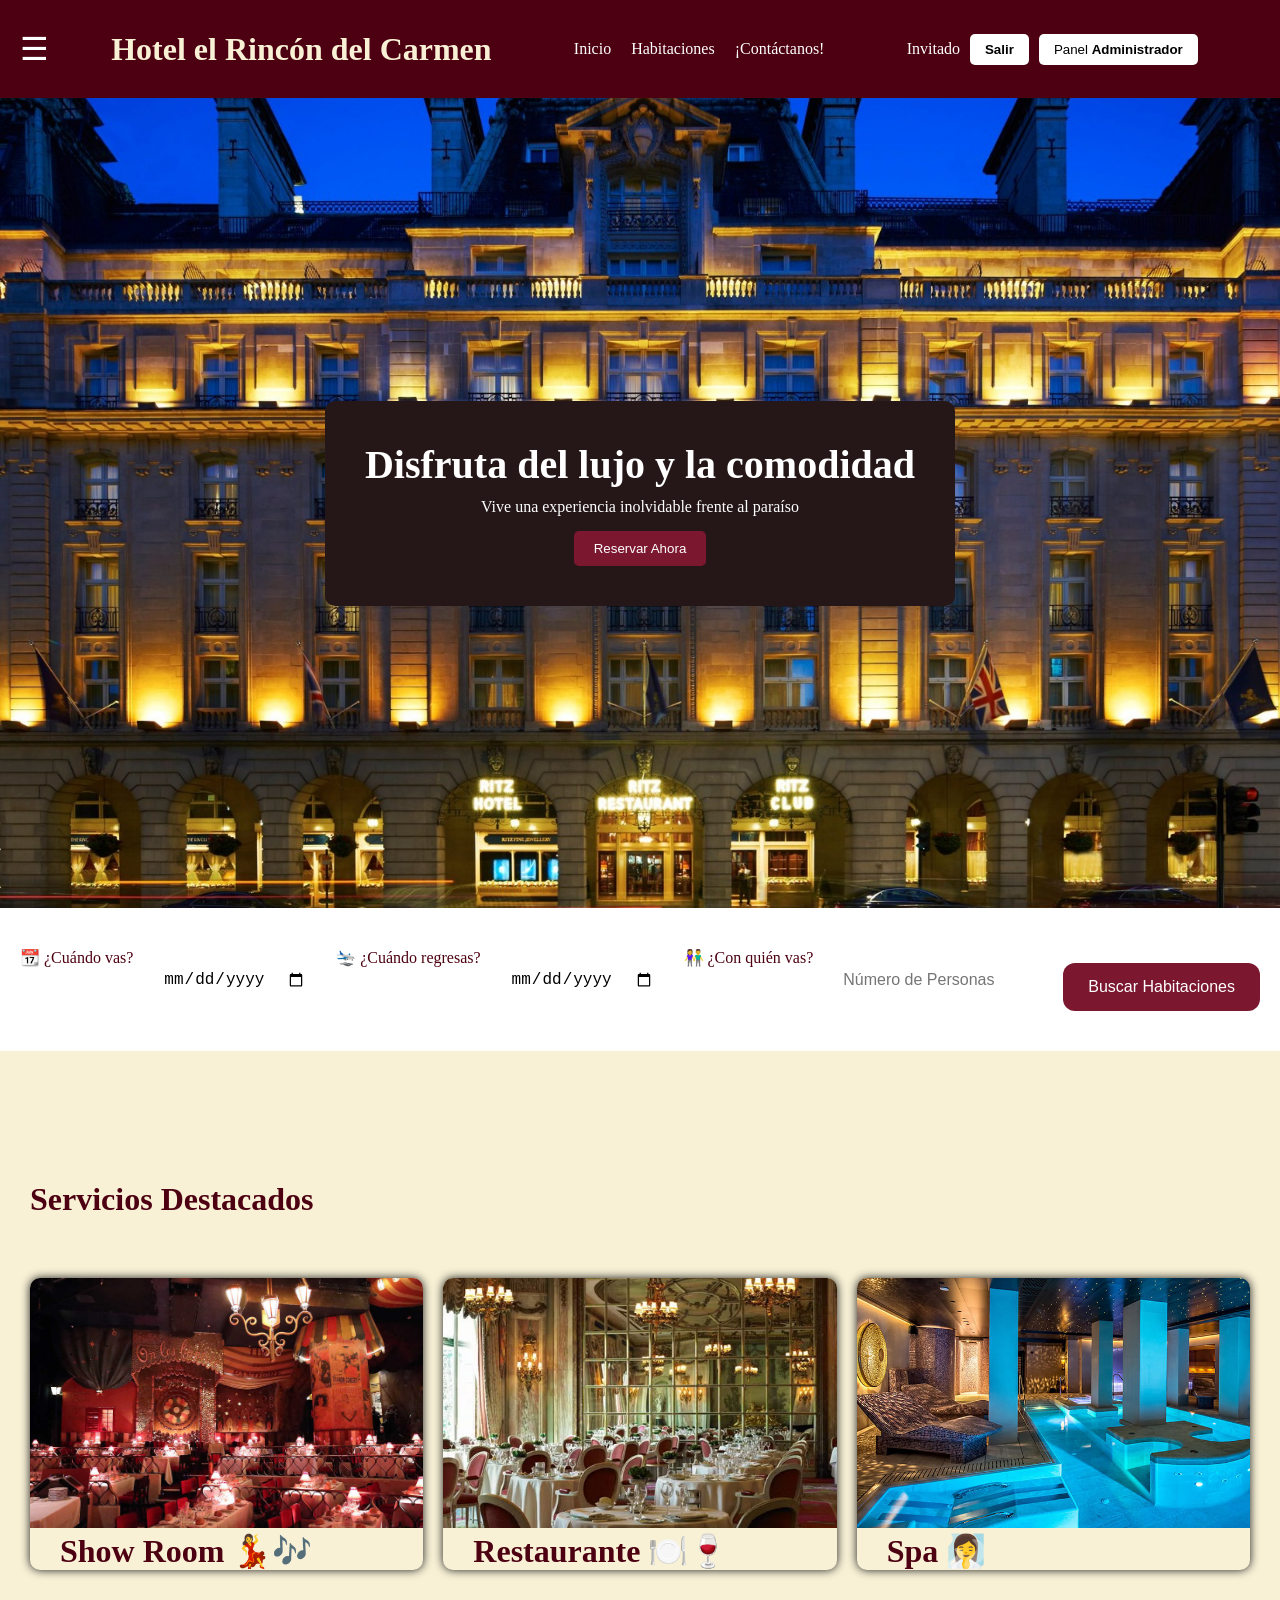
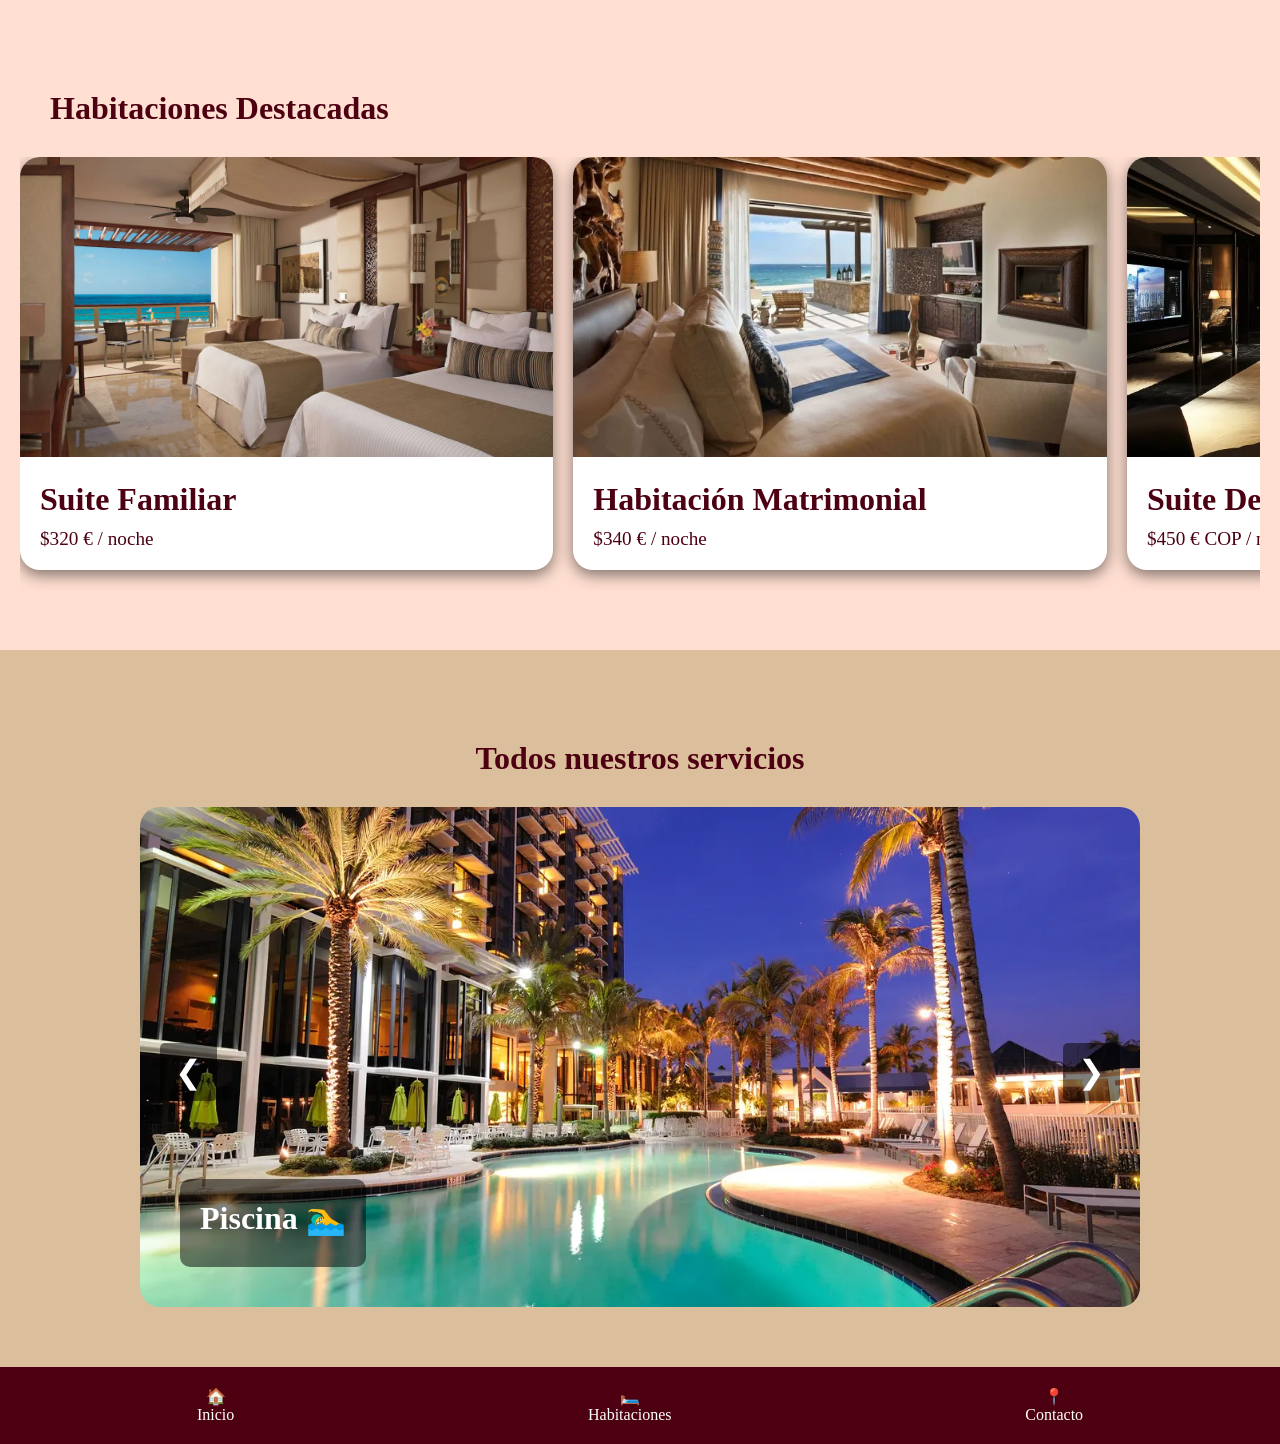
<file: index.html>
<!DOCTYPE html>
<html lang="en">
<head>
    <meta charset="UTF-8">
    <meta name="viewport" content="width=device-width, initial-scale=1.0">
    <title>Hotel el Rincón del Carmen</title>
    <link rel="stylesheet" href="css/style.css">
    <script src="js/storage.js" defer></script>
    <script src="js/components/slider.js" defer></script>
</head>
<body>
    <header class="header-menu-lateral">
        <input type="checkbox" id="boton-sidebar" class="boton-sidebar">
        
        <nav class="sidebar">
            <div class="sidebar-header">
                <h2 class="titulo-menu">Hotel el Rincón del Carmen</h2>
                <label for="boton-sidebar" class="btn-cerrar">✖</label>
            </div>
            
            <ul class="menu-links">
                <li><a href="index.html">🏠 Inicio</a></li>
                <li><a href="catalogo.html">🛏️ Habitaciones</a></li>
                <li><a href="contacto.html">📍 Contacto</a></li>
                <li><a href="login.html">🔑 Login</a></li>
                <li><a href="register.html">👤 Registro</a></li>
            </ul>
        </nav>
        <label for="boton-sidebar" class="overlay"></label>
    </header>
    


    <header class="navbar">
        <label for="boton-sidebar" class="menu-logo">☰</label>
        <h1 class="titulo-index">Hotel el Rincón del Carmen</h1>

        <nav class="navbar">
            <a href="index.html">Inicio</a>
            <a href="catalogo.html">Habitaciones</a>
            <a href="contacto.html">¡Contáctanos!</a>
        </nav>

        <div class="seccion-usuario">
            <span id="userInfo">Invitado</span>
            <button type="button" onclick="logout()"><b>Salir</b></button>
            <a href="admin.html"><button class="btn-admin">Panel <b>Administrador</b></button></a>
        </div>
        <div class="header-spacer"></div>
    </header>

    <section class="hero">
        <div class="hero-content">
            <h2>Disfruta del lujo y la comodidad</h2>
            <p>Vive una experiencia inolvidable frente al paraíso</p>

            <a href="catalogo.html"><button>Reservar Ahora</button></a>
        </div>
    </section>

    <main class="main-content">
        <section class="buscador-hotel">
            <div id="search-bar">
                <label for="pregunta-search-bar">📆 ¿Cuándo vas?</label>
                <input type="date" id="fechaEntrada" class="pregunta-search-bar">
                <label for="pregunta-search-bar">🛬 ¿Cuándo regresas?</label>
                <input type="date" id="fechaSalida" class="pregunta-search-bar">
                <label for="pregunta-search-bar">👫 ¿Con quién vas?</label>
                <input type="number" id="cantidadPersonas" class="pregunta-search-bar" placeholder="Número de Personas" min="1">
                <button id="btnBuscar">Buscar Habitaciones</button>
                <!-- <a href="catalogo.html"><button id="btn-buscar-search" class="btn-barra-buscar">Buscar</button></a> -->
            </div>
        </section>
        <section id="resultadosHabitaciones"></section>

        <section>
            <h2 class="titulo-seccion">Servicios Destacados</h2>

            <div class="fila-servicios">
                <div class="tarjeta-servicio">
                    <img src="assets/images/show.jpg" alt="show-room" class="servicio-imagen">
                    <span class="titulo-servicio">Show Room 💃🎶</span>
                </div>
                <div class="tarjeta-servicio">
                    <img src="assets/images/restaurante.avif" alt="restaurante" class="servicio-imagen">
                    <span class="titulo-servicio">Restaurante 🍽️🍷</span>
                </div>
                <div class="tarjeta-servicio">
                    <img src="assets/images/spa.jpg" alt="spa" class="servicio-imagen">
                    <span class="titulo-servicio">Spa 🧖‍♀️</span>
                </div>
            </div>
        </section>

        <section class="habitaciones">
            <h2 class="titulo-seccion">Habitaciones Destacadas</h2>
            
            <div class="scroll-habitaciones">
                <article class="card-habitacion">
                    <img src="assets/images/habitaciones/habitacion familiar.webp" alt="habitacion" class="imagen-producto">
                    <div class="info-habitacion">
                        <h3 class="titulo-producto">Suite Familiar</h3>
                        <p class="precio-producto">$320 € / noche</p>
                    </div>
                </article>

                <article class="card-habitacion">
                    <img src="assets/images/habitaciones/habitacion matrimonial.png" alt="habitacion" class="imagen-producto">
                    <div class="info-habitacion">
                        <h3 class="titulo-producto">Habitación Matrimonial</h3>
                        <p class="precio-producto">$340 € / noche</p>
                    </div>
                </article>

                <article class="card-habitacion">
                    <img src="assets/images/habitaciones/habitacion r.webp" alt="habitacion" class="imagen-producto">
                    <div class="info-habitacion">
                        <h3 class="titulo-producto">Suite Deluxe</h3>
                        <p class="precio-producto">$450 € COP / noche</p>
                    </div>
                </article>

                <article class="card-habitacion">
                    <img src="assets/images/habitaciones/habitacion precidencial.jpg" alt="habitacion" class="imagen-producto">
                    <div class="info-habitacion">
                        <h3 class="titulo-producto">Suite presidencial</h3>
                        <p class="precio-producto">$780 € COP / noche</p>
                    </div>
                </article>

                <article class="card-habitacion">
                    <img src="assets/images/habitaciones/doble.webp" alt="habitacion" class="imagen-producto">
                    <div class="info-habitacion">
                        <h3 class="titulo-producto">Habitación doble</h3>
                        <p class="precio-producto">$180 € COP / noche</p>
                    </div>
                </article>

                <article class="card-habitacion">
                    <img src="assets/images/habitaciones/habitacion economica.avif" alt="habitacion" class="imagen-producto">
                    <div class="info-habitacion">
                        <h3 class="titulo-producto">Habitación económica</h3>
                        <p class="precio-producto">$120 € COP / noche</p>
                    </div>
                </article>
            </div>
        </section>


        <section class="seccion-carrusel">
            <h2 class="titulo-seccion">Todos nuestros servicios</h2>
            <div class="carrusel-container">
                <button class="btn-carrusel prev"> ❮ </button>
                <div class="contenedor-slides">
                    <div class="slide active">
                        <img src="assets/images/piscina.webp" alt="piscina" id="imagen-carrusel">
                        <div class="info-slide">
                            <h3>Piscina 🏊‍♂️</h3>
                        </div>
                    </div>

                    <div class="slide">
                        <img src="assets/images/jacuzzi.avif" alt="jacuzzi" id="imagen-carrusel">
                        <div class="info-slide">
                            <h3>Jacuzzi 🧖</h3>
                        </div>
                    </div>

                    <div class="slide">
                        <img src="assets/images/spa.jpg" alt="spa" id="imagen-carrusel">
                        <div class="info-slide">
                            <h3>Spa 💆‍♀️</h3>
                        </div>
                    </div>

                    <div class="slide">
                        <img src="assets/images/restaurante.avif" alt="restaurante" id="imagen-carrusel">
                        <div class="info-slide">
                            <h3>Restaurante 🍽️🍷</h3>
                        </div>
                    </div>

                    <div class="slide">
                        <img src="assets/images/show.jpg" alt="show-room" id="imagen-carrusel">
                        <div class="info-slide">
                            <h3>Show Room 💃🎶</h3>
                        </div>
                    </div>

                    <div class="slide">
                        <img src="assets/images/bar.jpg" alt="bar" id="imagen-carrusel">
                        <div class="info-slide">
                            <h3>Bar 🍻🥂🍾</h3>
                        </div>
                    </div>

                    <div class="slide">
                        <img src="assets/images/wifi.webp" alt="wifi" id="imagen-carrusel">
                        <div class="info-slide">
                            <h3>Wifi 💻</h3>
                        </div>
                    </div>
                </div>

                <button class="btn-carrusel next"> ❯ </button>
            </div>
        </section>
    </main>

    <footer class="bottom-nav">
        <a href="index.html">🏠<br>Inicio</a>
        <a href="reservas.html">🛏️<br>Habitaciones</a>
        <a href="contacto.html">📍<br>Contacto</a>
    </footer>
    <script type="module" src="./js/components/buscador.js"></script>
</body>
</html>
</file>
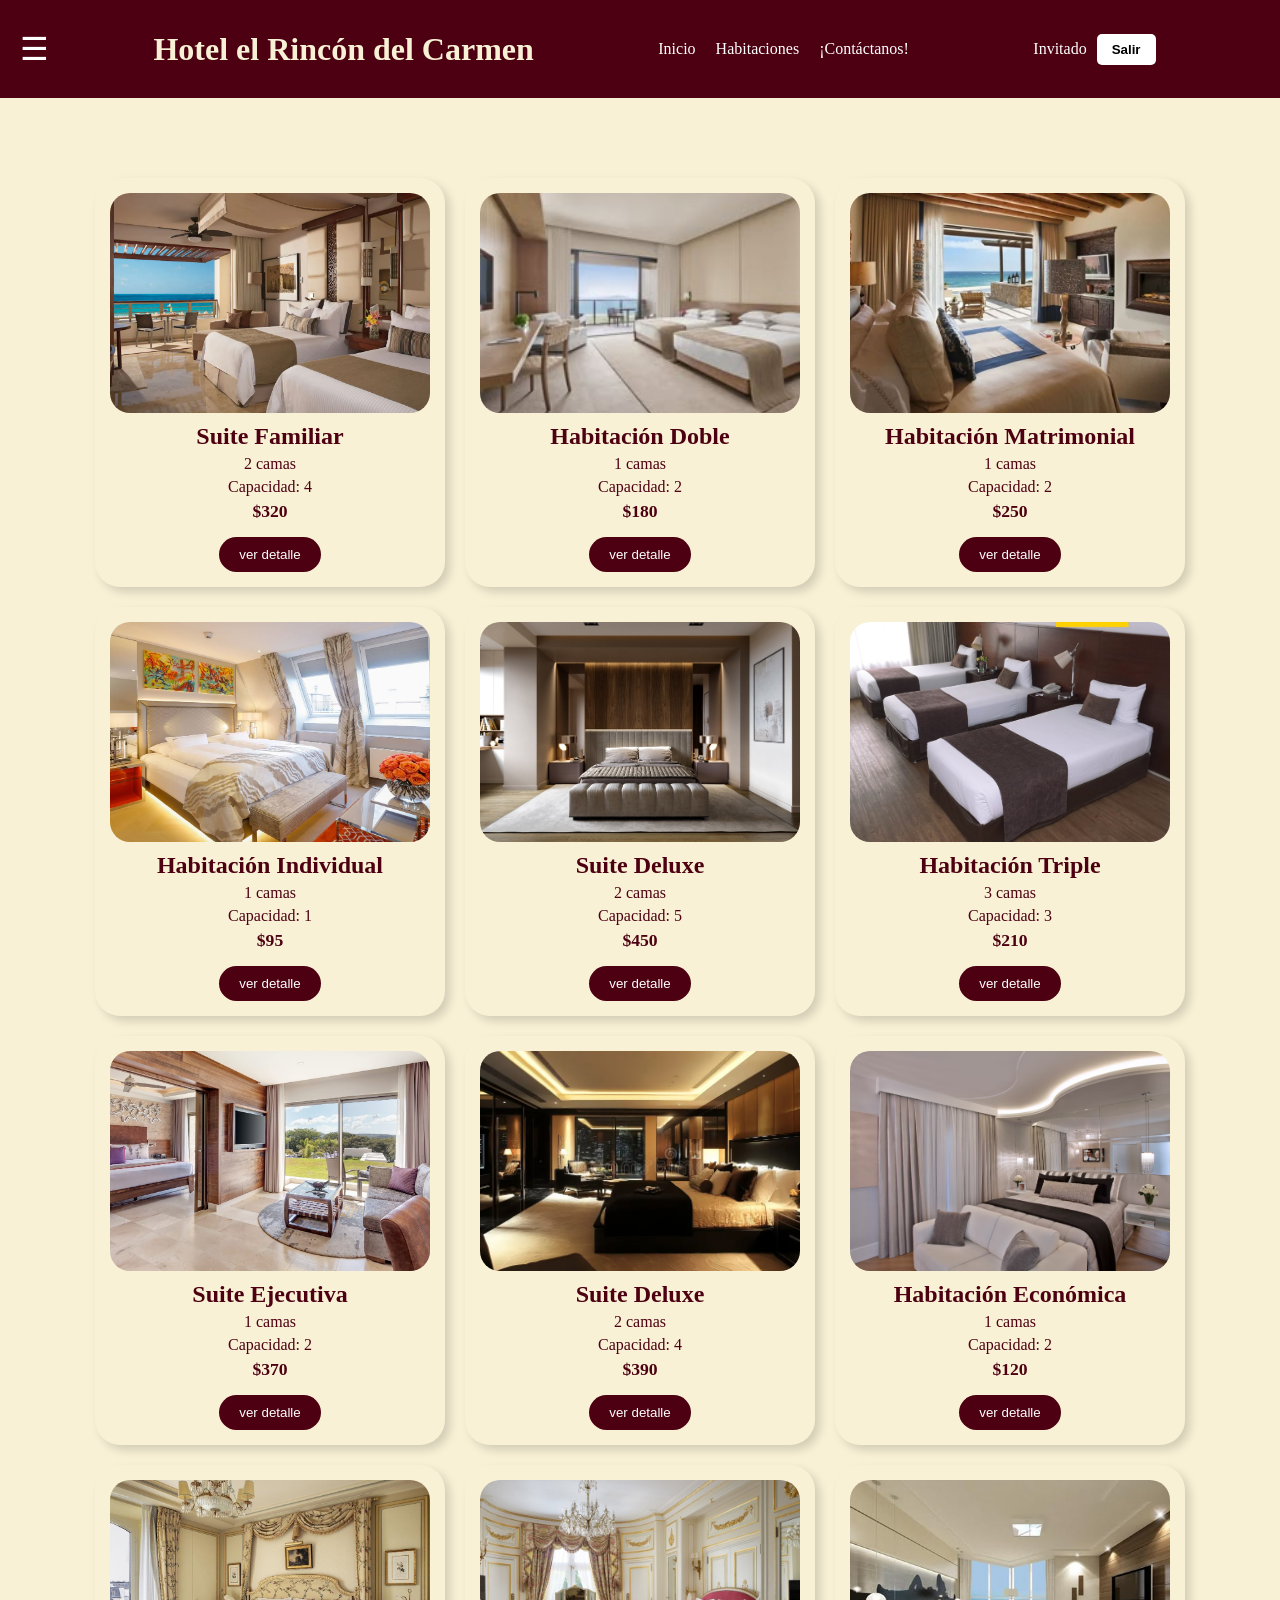
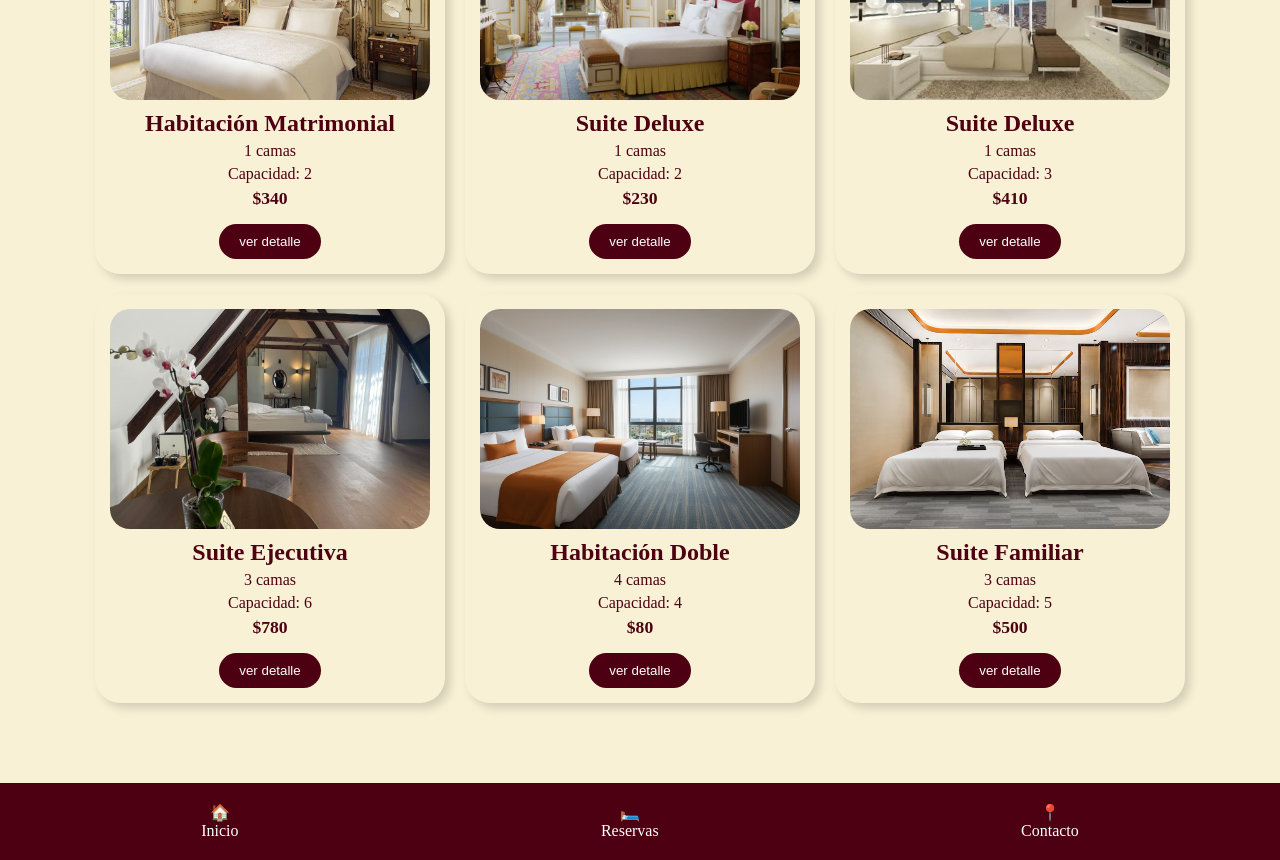
<file: catalogo.html>
<!DOCTYPE html>
<html lang="es">
<head>
    <meta charset="UTF-8">
    <meta name="viewport" content="width=device-width, initial-scale=1.0">
    <title>Hotel el Rincón del Carmen - Reservas</title>
    <link rel="stylesheet" href="css/reservas.css">
    <link rel="stylesheet" href="css/responsive.css">
    <link rel="stylesheet" href="css/style.css">
    <script type="module" src="./js/room-card.js"></script>
</head>

<body>
    <header class="header-menu-lateral">
        <input type="checkbox" id="boton-sidebar" class="boton-sidebar">
        
        <nav class="sidebar">
            <div class="sidebar-header">
                <h2 class="titulo-menu">Hotel el Rincón del Carmen</h2>
                <label for="boton-sidebar" class="btn-cerrar">✖</label>
            </div>
            
            <ul class="menu-links">
                <li><a href="index.html">🏠 Inicio</a></li>
                <li><a href="catalogo.html">🛏️ Habitaciones</a></li>
                <li><a href="contacto.html">📍 Contacto</a></li>
                <li><a href="login.html">🔑 Login</a></li>
                <li><a href="register.html">👤 Registro</a></li>
            </ul>
        </nav>
        <label for="boton-sidebar" class="overlay"></label>
    </header>
    


    <header class="navbar">
        <label for="boton-sidebar" class="menu-logo">☰</label>
        <h1 class="titulo-index">Hotel el Rincón del Carmen</h1>

        <nav class="navbar">
            <a href="index.html">Inicio</a>
            <a href="catalogo.html">Habitaciones</a>
            <a href="contacto.html">¡Contáctanos!</a>
        </nav>

        <div class="seccion-usuario">
            <span id="userInfo">Invitado</span>
            <button type="button" onclick="logout()"><b>Salir</b></button>
        </div>
        <div class="header-spacer"></div>
    </header>
    <section id="contenedor-habitaciones">    
    </section>
    <footer class="bottom-nav">
        <a href="index.html">🏠<br>Inicio</a>
        <a href="reservas.html">🛏️<br>Reservas</a>
        <a href="contacto.html">📍<br>Contacto</a>
    </footer>
</body>
</html>
</file>
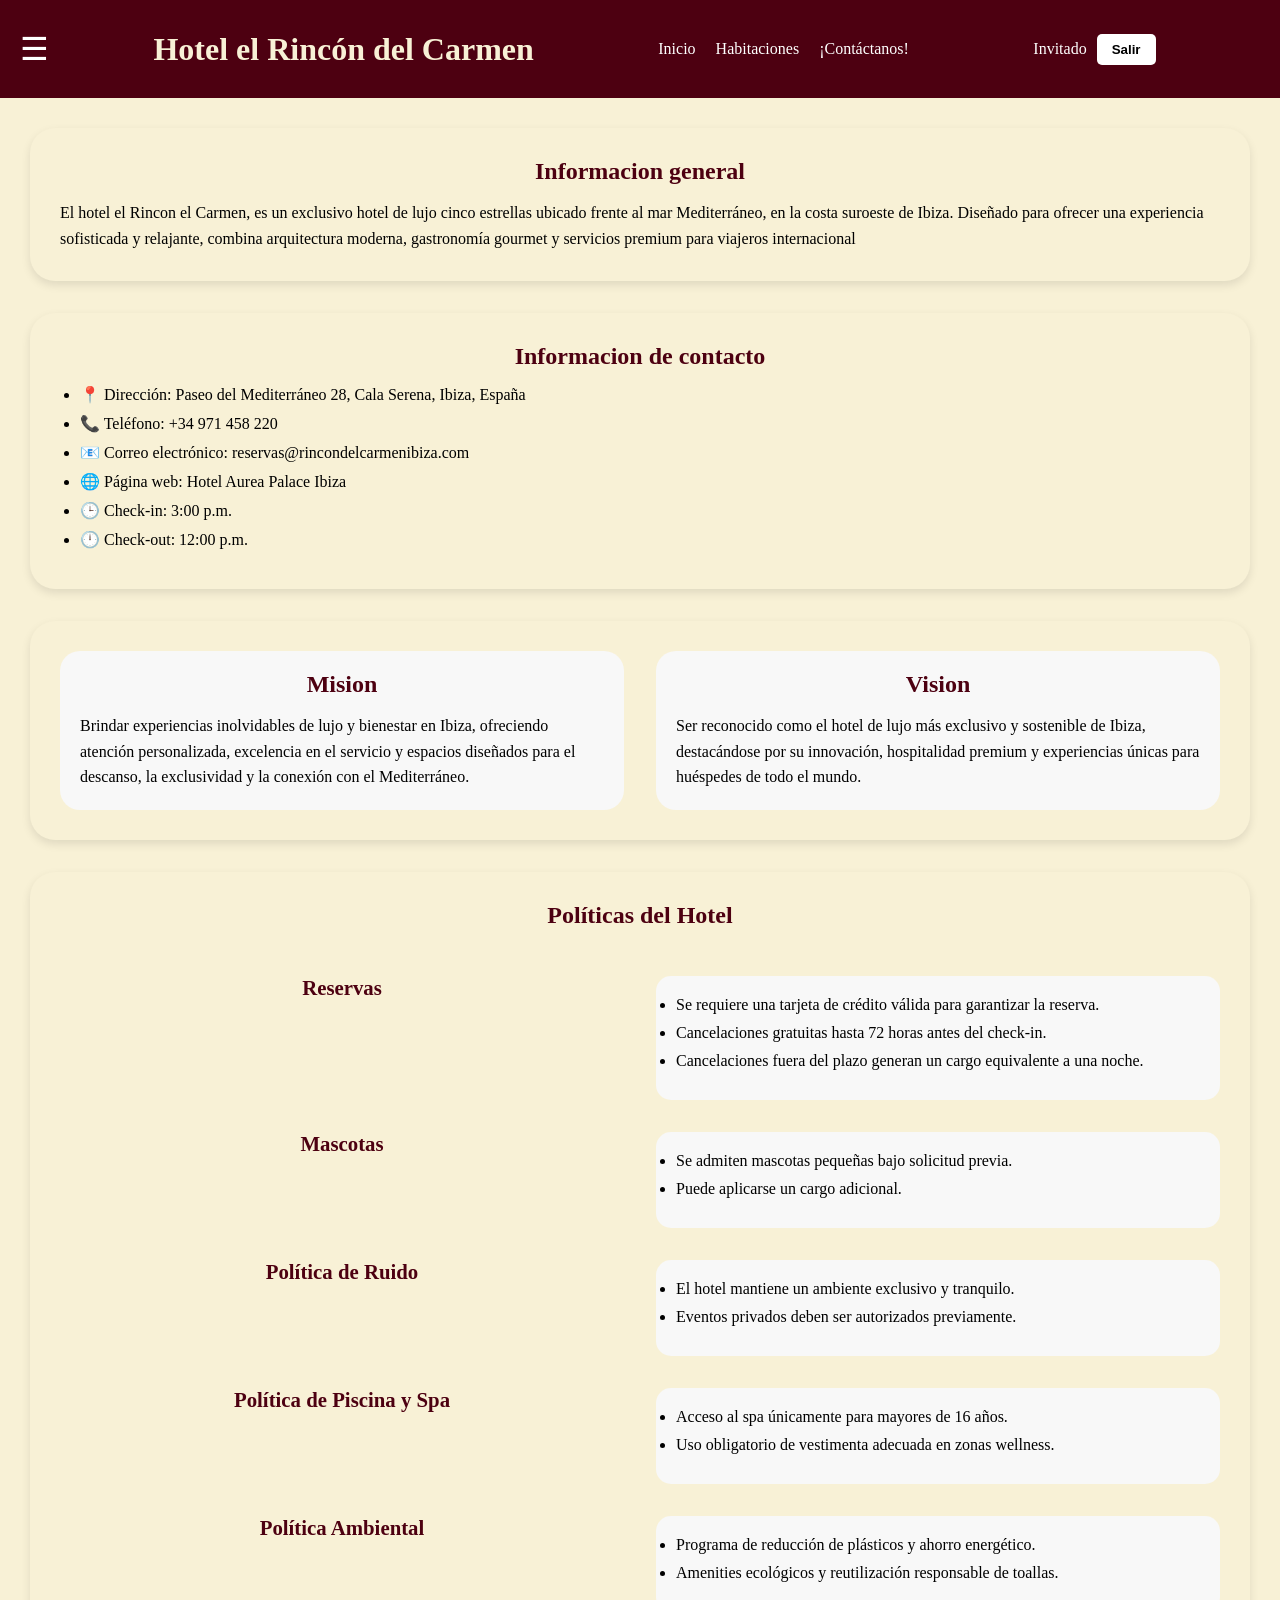
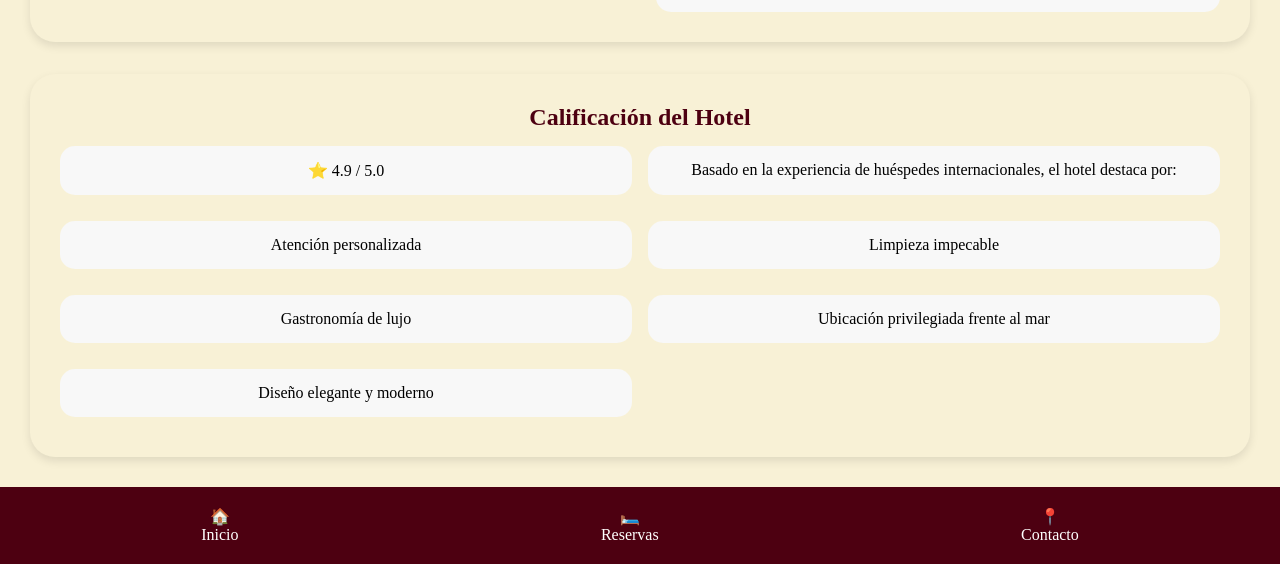
<file: contacto.html>
<!DOCTYPE html>
<html lang="en">
<head>
    <meta charset="UTF-8">
    <meta name="viewport" content="width=device-width, initial-scale=1.0">
    <title>Hotel el Rincón del Carmen - Contacto</title>
    <link rel="stylesheet" href="css/style.css">
    <link rel="stylesheet" href="css/reservas.css">
    <link rel="stylesheet" href="css/responsive.css">
</head>
<body>
    <header class="header-menu-lateral">
        <input type="checkbox" id="boton-sidebar" class="boton-sidebar">
        
        <nav class="sidebar">
            <div class="sidebar-header">
                <h2 class="titulo-menu">Hotel el Rincón del Carmen</h2>
                <label for="boton-sidebar" class="btn-cerrar">✖</label>
            </div>
            
            <ul class="menu-links">
                <li><a href="index.html">🏠 Inicio</a></li>
                <li><a href="catalogo.html">🛏️ Habitaciones</a></li>
                <li><a href="contacto.html">📍 Contacto</a></li>
                <li><a href="login.html">🔑 Login</a></li>
                <li><a href="register.html">👤 Registro</a></li>
            </ul>
        </nav>
        <label for="boton-sidebar" class="overlay"></label>
    </header>

    <header class="navbar">
        <label for="boton-sidebar" class="menu-logo">☰</label>
        <h1 class="titulo-index">Hotel el Rincón del Carmen</h1>

        <nav class="navbar">
            <a href="index.html">Inicio</a>
            <a href="catalogo.html">Habitaciones</a>
            <a href="contacto.html">¡Contáctanos!</a>
        </nav>

        <div class="seccion-usuario">
            <span id="userInfo">Invitado</span>
            <button type="button" onclick="logout()"><b>Salir</b></button>
        </div>
        <div class="header-spacer"></div>
    </header>
    <section class="contacto">
        <div>
            <h1>Informacion general</h1>
            <p>El hotel el Rincon el Carmen, es un exclusivo hotel de lujo cinco estrellas ubicado frente al mar Mediterráneo, en la costa suroeste de Ibiza. Diseñado para ofrecer una experiencia sofisticada y relajante, combina arquitectura moderna, gastronomía gourmet y servicios premium para viajeros internacional</p>
        </div>
        <div>
            <h1>Informacion de contacto</h1>
            <ul>
                <li>📍 Dirección: Paseo del Mediterráneo 28, Cala Serena, Ibiza, España</li>
                <li> 📞 Teléfono: +34 971 458 220</li>
                <li>📧 Correo electrónico: reservas@rincondelcarmenibiza.com</li>
                <li>🌐 Página web: Hotel Aurea Palace Ibiza</li>
                <li>🕒 Check-in: 3:00 p.m.</li>
               <li> 🕛 Check-out: 12:00 p.m.</li>
            </ul>
        </div>
        <div  class="m-v">
            <div class="mision">
                <h1>Mision</h1>
                <p>Brindar experiencias inolvidables de lujo y bienestar en Ibiza, ofreciendo atención personalizada, excelencia en el servicio y espacios diseñados para el descanso, la exclusividad y la conexión con el Mediterráneo.</p>
            </div>
            <div class="vision">
                <H1>Vision</H1>
                <p>Ser reconocido como el hotel de lujo más exclusivo y sostenible de Ibiza, destacándose por su innovación, hospitalidad premium y experiencias únicas para huéspedes de todo el mundo.</p>
            </div>
        </div>
        <div class="politicas">
            <h1>Políticas del Hotel</h1>
            <h1>Reservas</h1>
            <ul>
                <li>Se requiere una tarjeta de crédito válida para garantizar la reserva.</li>
                <li>Cancelaciones gratuitas hasta 72 horas antes del check-in.</li>
                <li>Cancelaciones fuera del plazo generan un cargo equivalente a una noche.</li>
            </ul>
            <h1>Mascotas</h1>
            <ul>
                <li>Se admiten mascotas pequeñas bajo solicitud previa.</li>
                <li>Puede aplicarse un cargo adicional.</li>
            </ul>
            <h1>Política de Ruido</h1>
            <ul>
                <li>El hotel mantiene un ambiente exclusivo y tranquilo.</li>
                <li>Eventos privados deben ser autorizados previamente.</li>
            </ul>
            <h1>Política de Piscina y Spa</h1>
            <ul>
                <li>Acceso al spa únicamente para mayores de 16 años.</li>
                <li>Uso obligatorio de vestimenta adecuada en zonas wellness.</li>
            </ul>
            <h1>Política Ambiental</h1>
            <ul>
                <li>Programa de reducción de plásticos y ahorro energético.</li>
                <li>Amenities ecológicos y reutilización responsable de toallas.</li>
            </ul>
            </div>
            <div class="calificacion">
                <h1>Calificación del Hotel</h1>
                <ul>
                    <li>⭐ 4.9 / 5.0</li>
                    <li>Basado en la experiencia de huéspedes internacionales, el hotel destaca por:</li>
                    <li>Atención personalizada</li>
                    <li>Limpieza impecable</li>
                    <li>Gastronomía de lujo</li>
                    <li>Ubicación privilegiada frente al mar</li>
                    <li>Diseño elegante y moderno</li>
                </ul>
            </div>
    </section>
    <footer class="bottom-nav">
        <a href="index.html">🏠<br>Inicio</a>
        <a href="reservas.html">🛏️<br>Reservas</a>
        <a href="contacto.html">📍<br>Contacto</a>
    </footer>
</body>
</html>
</file>
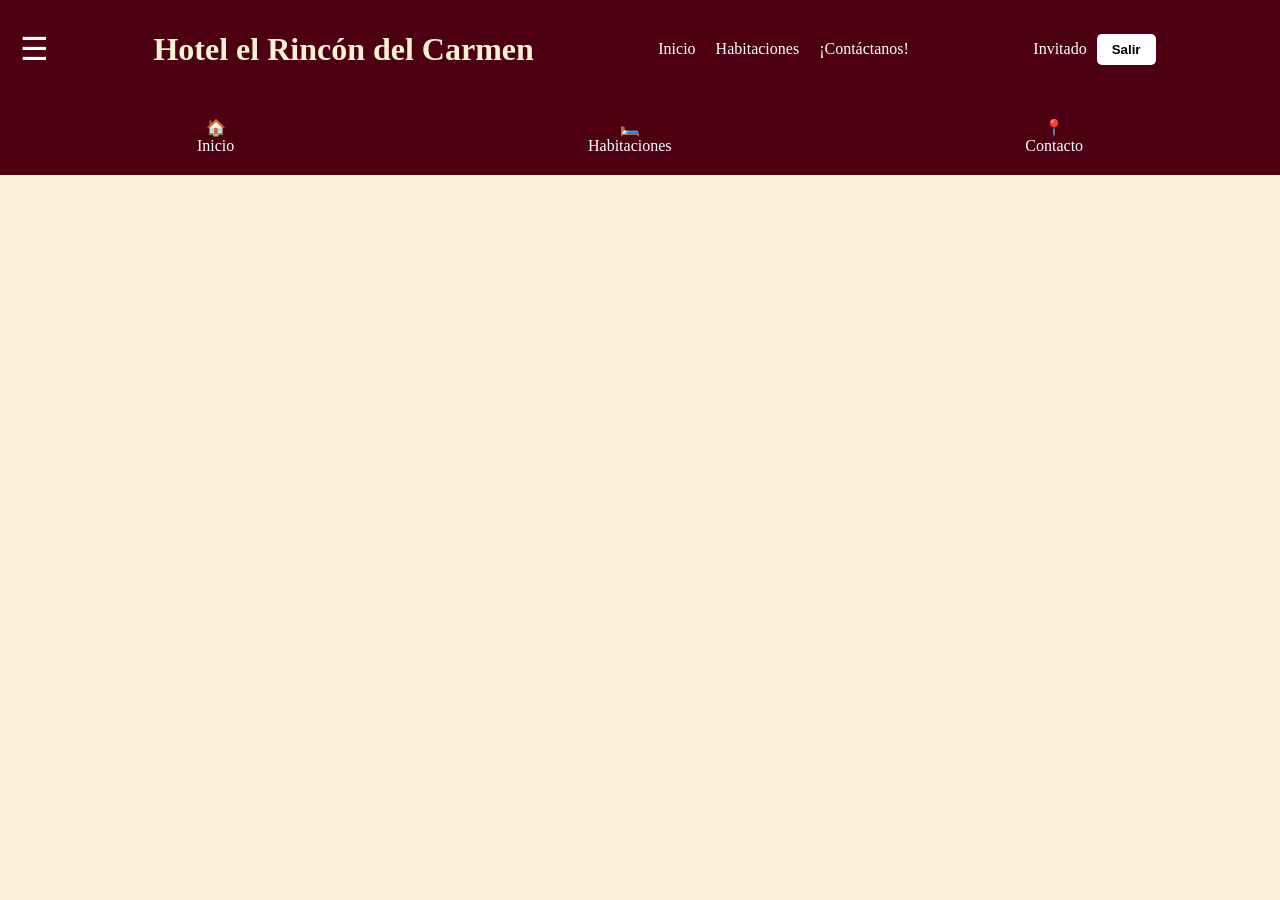
<file: habitacion.html>
<!DOCTYPE html>
<html lang="en">
<head>
    <meta charset="UTF-8">
    <meta name="viewport" content="width=device-width, initial-scale=1.0">
    <title>Hotel el Rincón del Carmen - Habitaciones</title>
    <link rel="stylesheet" href="css/reservas.css">
    <link rel="stylesheet" href="css/responsive.css">
    <link rel="stylesheet" href="css/style.css">
    <script type="module" src="js/detalle-habitacion.js"></script>
</head>
<body>
    <header class="header-menu-lateral">
        <input type="checkbox" id="boton-sidebar" class="boton-sidebar">
        
        <nav class="sidebar">
            <div class="sidebar-header">
                <h2 class="titulo-menu">Hotel el Rincón del Carmen</h2>
                <label for="boton-sidebar" class="btn-cerrar">✖</label>
            </div>
            
            <ul class="menu-links">
                <li><a href="index.html">🏠 Inicio</a></li>
                <li><a href="catalogo.html">🛏️ Habitaciones</a></li>
                <li><a href="contacto.html">📍 Contacto</a></li>
                <li><a href="login.html">🔑 Login</a></li>
                <li><a href="register.html">👤 Registro</a></li>
            </ul>
        </nav>
        <label for="boton-sidebar" class="overlay"></label>
    </header>

    <header class="navbar">
        <label for="boton-sidebar" class="menu-logo">☰</label>
        <h1 class="titulo-index">Hotel el Rincón del Carmen</h1>

        <nav class="navbar">
            <a href="index.html">Inicio</a>
            <a href="catalogo.html">Habitaciones</a>
            <a href="contacto.html">¡Contáctanos!</a>
        </nav>

        <div class="seccion-usuario">
            <span id="userInfo">Invitado</span>
            <button type="button" onclick="logout()"><b>Salir</b></button>
        </div>
        <div class="header-spacer"></div>
    </header>
    <section id="card-completa"></section>
    <footer class="bottom-nav">
        <a href="index.html">🏠<br>Inicio</a>
        <a href="reservas.html">🛏️<br>Habitaciones</a>
        <a href="contacto.html">📍<br>Contacto</a>
    </footer>
</body>
</html>
</file>
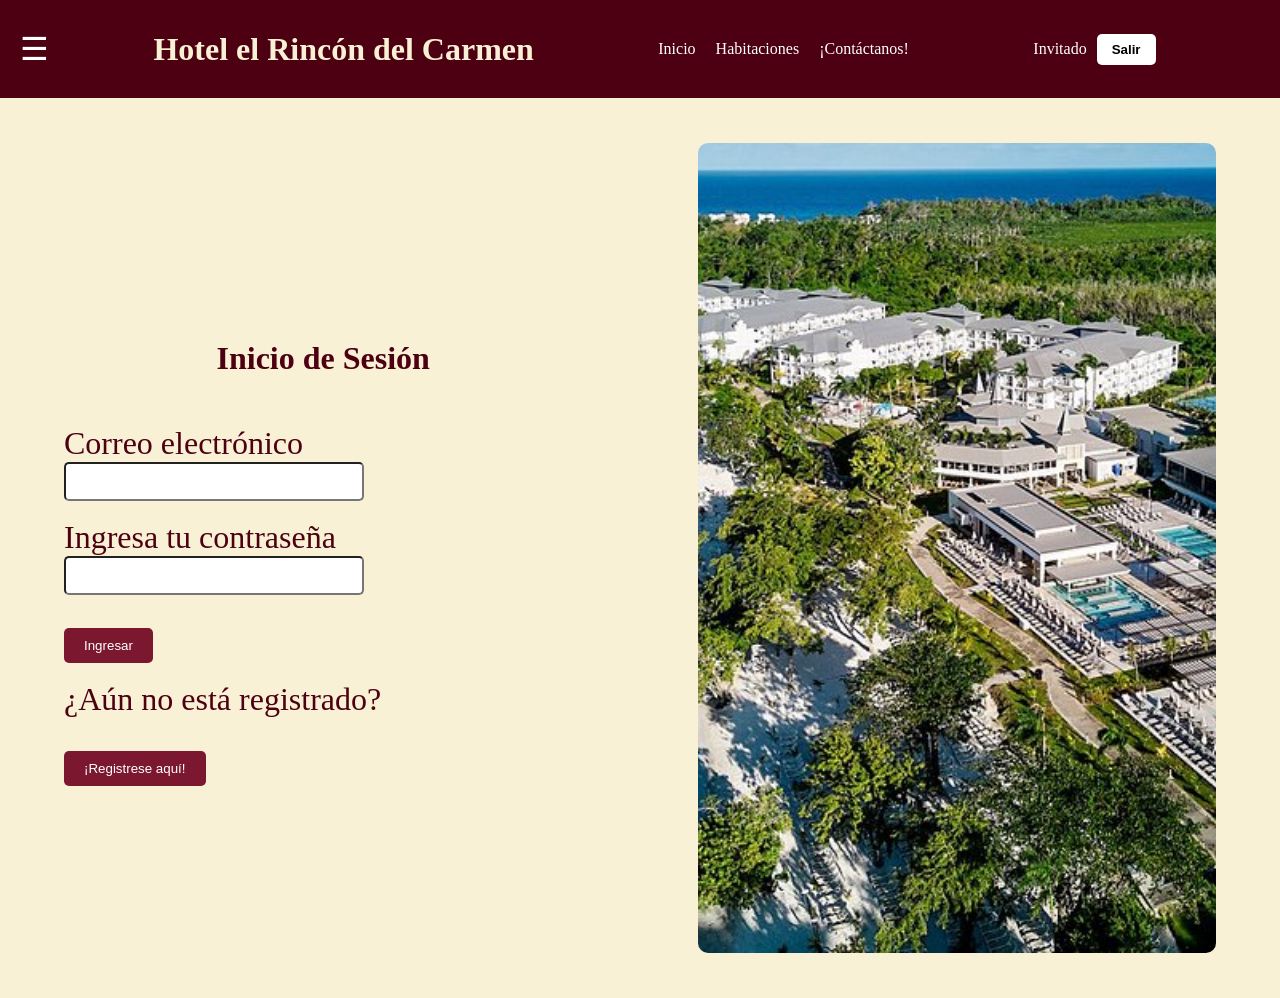
<file: login.html>
<!DOCTYPE html>
<html lang="en">
<head>
    <meta charset="UTF-8">
    <meta name="viewport" content="width=device-width, initial-scale=1.0">
    <title>Hotel el Rincón del Carmen - Iniciar Sesión</title>
    <link rel="stylesheet" href="css/style.css">
    <script src="js/storage.js" defer></script>

</head>
<body>
    <header class="navbar">
        <label for="boton-sidebar" class="menu-logo">☰</label>
        <h1 class="titulo-index">Hotel el Rincón del Carmen</h1>

        <nav class="navbar">
            <a href="index.html">Inicio</a>
            <a href="catalogo.html">Habitaciones</a>
            <a href="contacto.html">¡Contáctanos!</a>
        </nav>

        <div class="seccion-usuario">
            <span id="userInfo">Invitado</span>
            <button type="button" onclick="logout()"><b>Salir</b></button>
        </div>
        <div class="header-spacer"></div>
    </header>

    <div class="login-container">
        <div class="form-section">
            <h1 class="titulo-seccion">Inicio de Sesión</h1>
            <form id="login-form" class="login-form">
                <br>
                <label for="email">Correo electrónico</label>
                <br>
                <input type="email" id="email">
                <br>
                <br>
                <label for="contraseña">Ingresa tu contraseña</label>
                <br>
                <input type="password" id="password">
                <br>
                <br>
                <button type="submit">Ingresar</button>
                <br>
                <br>
                <label for="registrarse" class="pregunta-no-registrado">¿Aún no está registrado?</label>
                <br>
                <br>
            </form>
            <button><a href="register.html" class="boton-registrar">¡Registrese aquí!</a></button>
        </div>
        <img src="assets/images/imglogin.jpg" alt="imgLogin" class="imgLogin">
    </div>
</body>
</html>
</file>
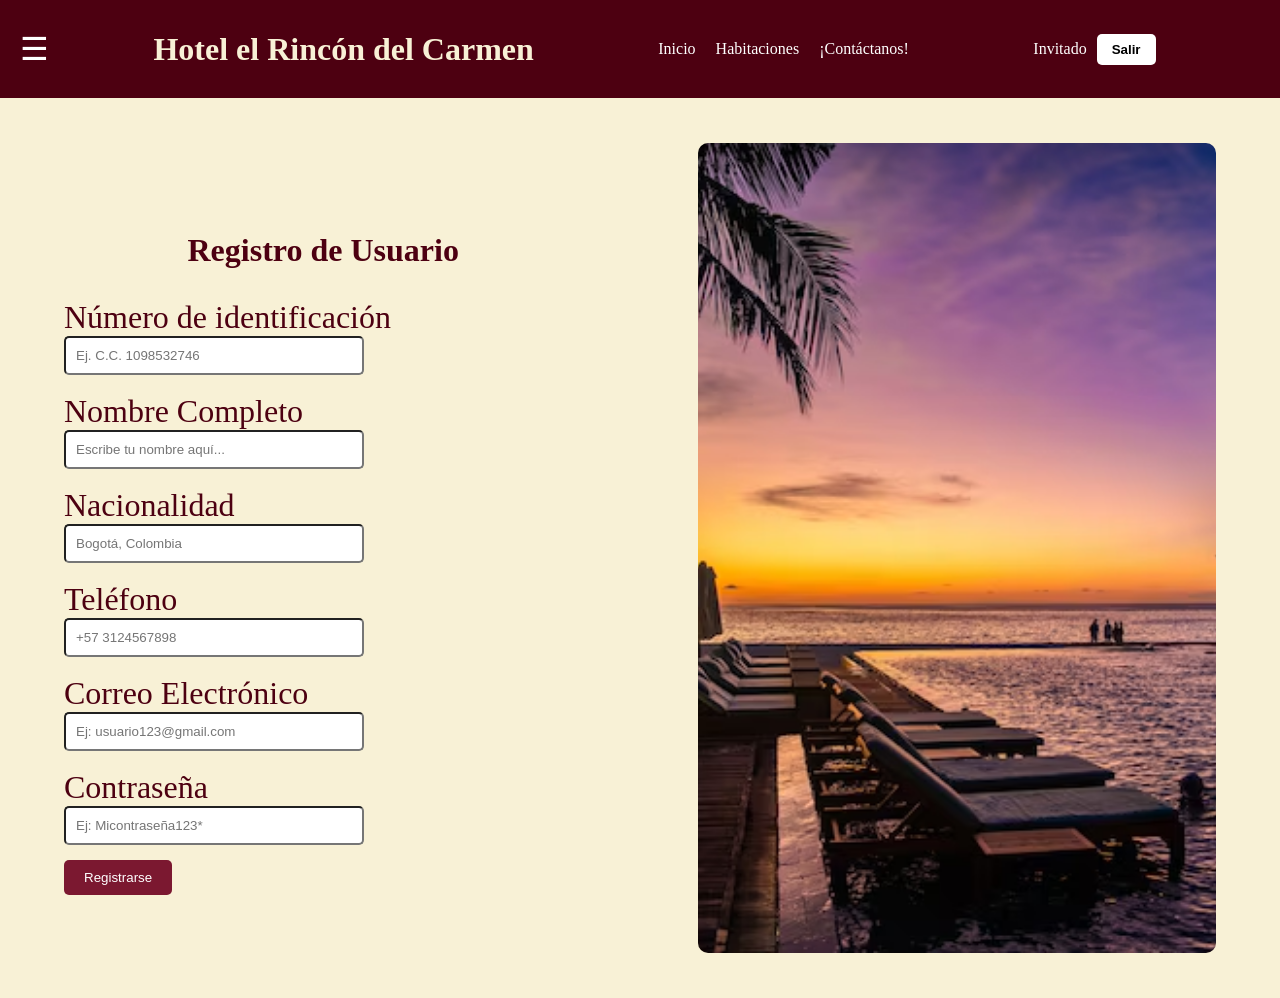
<file: register.html>
<!DOCTYPE html>
<html lang="en">
<head>
    <meta charset="UTF-8">
    <meta name="viewport" content="width=device-width, initial-scale=1.0">
    <title>Hotel el Rincón del Carmen - Registro</title>
    <script src="js/storage.js" defer></script>
    <link rel="stylesheet" href="css/style.css">
</head>
<body>
    <header class="navbar">
        <label for="boton-sidebar" class="menu-logo">☰</label>
        <h1 class="titulo-index">Hotel el Rincón del Carmen</h1>

        <nav class="navbar">
            <a href="index.html">Inicio</a>
            <a href="catalogo.html">Habitaciones</a>
            <a href="contacto.html">¡Contáctanos!</a>
        </nav>

        <div class="seccion-usuario">
            <span id="userInfo">Invitado</span>
            <button type="button" onclick="logout()"><b>Salir</b></button>
        </div>
        <div class="header-spacer"></div>
    </header>

    <div class="registro-container">
        <div class="form-section">
            <h1 class="titulo-seccion">Registro de Usuario</h1>
            <form id="registro-form" class="registro-form">
                <label for="identificacion">Número de identificación</label>
                <input type="number" id="identificacion" placeholder="Ej. C.C. 1098532746">
                <br>
                <br>
                <label for="nombre">Nombre Completo</label> <br>
                <input type="text" id="nombre" placeholder="Escribe tu nombre aquí...">
                <br>
                <br>
                <label for="nacionalidad">Nacionalidad</label> <br>
                <input type="text" id="nacionalidad" placeholder="Bogotá, Colombia">
                <br>
                <br>
                <label for="telefono">Teléfono</label> <br>
                <input type="tel" id="telefono" placeholder="+57 3124567898">
                <br>
                <br>
                <label for="email">Correo Electrónico</label> <br>
                <input type="text" id="email" placeholder="Ej: usuario123@gmail.com">
                <br>
                <br>
                <label for="nombre">Contraseña</label> <br>
                <input type="text" id="password" placeholder="Ej: Micontraseña123*">
                <br>
                <button type="submit">Registrarse</button>
            </form>
        </div>
        <img src="assets/images/registerimg.avif" alt="imgRegister" class="imgRegister">
    </div>
</body>
</html>
</file>
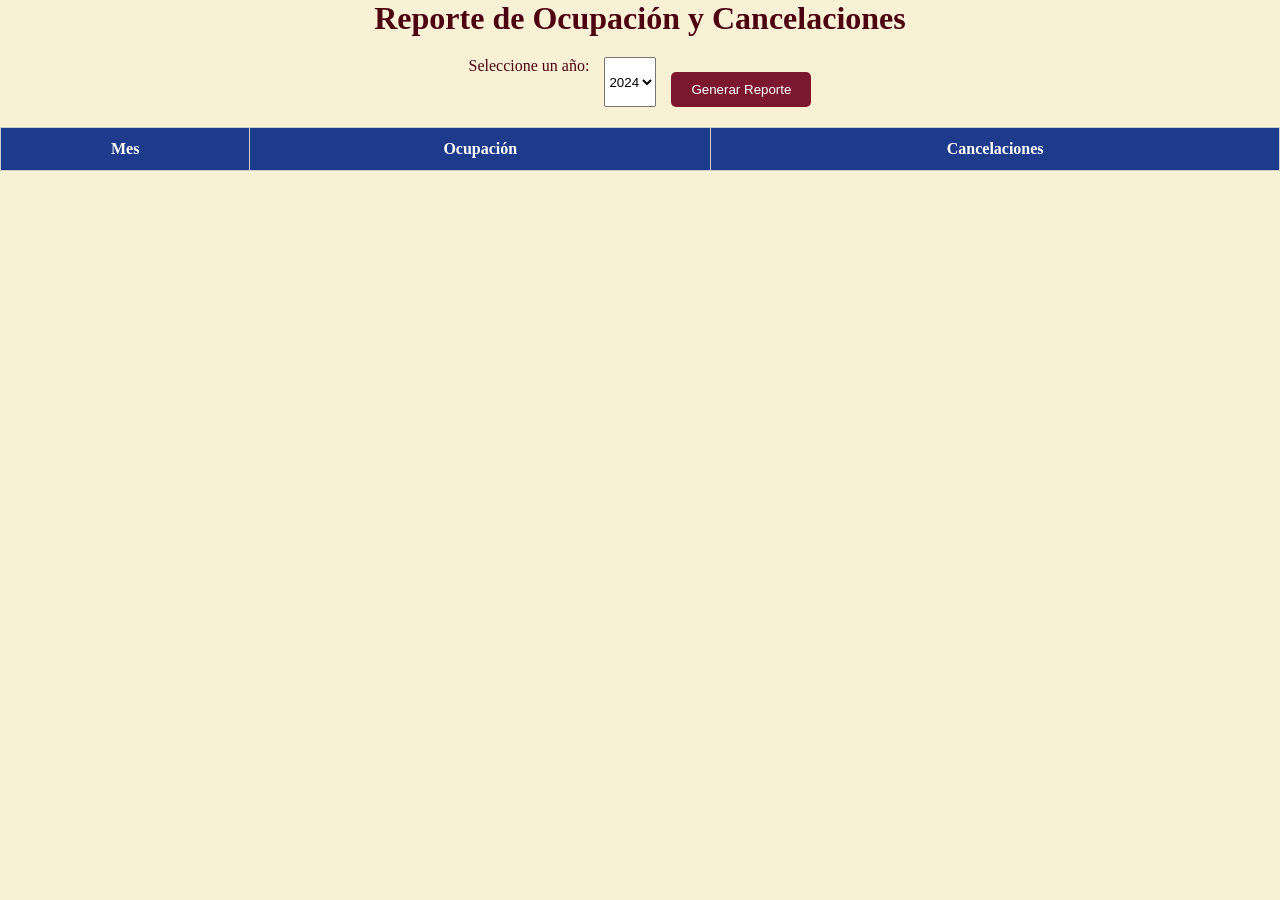
<file: reportes.html>
<!DOCTYPE html>
<html lang="es">
<head>
    <meta charset="UTF-8">
    <title>Reporte de Ocupación</title>
    <link rel="stylesheet" href="css/style.css">
    <script src="js/reporte.js" defer></script>
</head>
<body>

    <h1>Reporte de Ocupación y Cancelaciones</h1>

    <div class="contenedor-filtro">
        <label for="año">Seleccione un año:</label>

        <select id="año">
            <option value="2024">2024</option>
            <option value="2025">2025</option>
            <option value="2026">2026</option>
        </select>

        <button onclick="generarReporte()">
            Generar Reporte
        </button>
    </div>

    <h2 id="tituloReporte"></h2>

    <table>
        <thead>
            <tr>
                <th>Mes</th>
                <th>Ocupación</th>
                <th>Cancelaciones</th>
            </tr>
        </thead>

        <tbody id="tablaReporte">
        </tbody>
    </table>
</body>
</html>
</file>
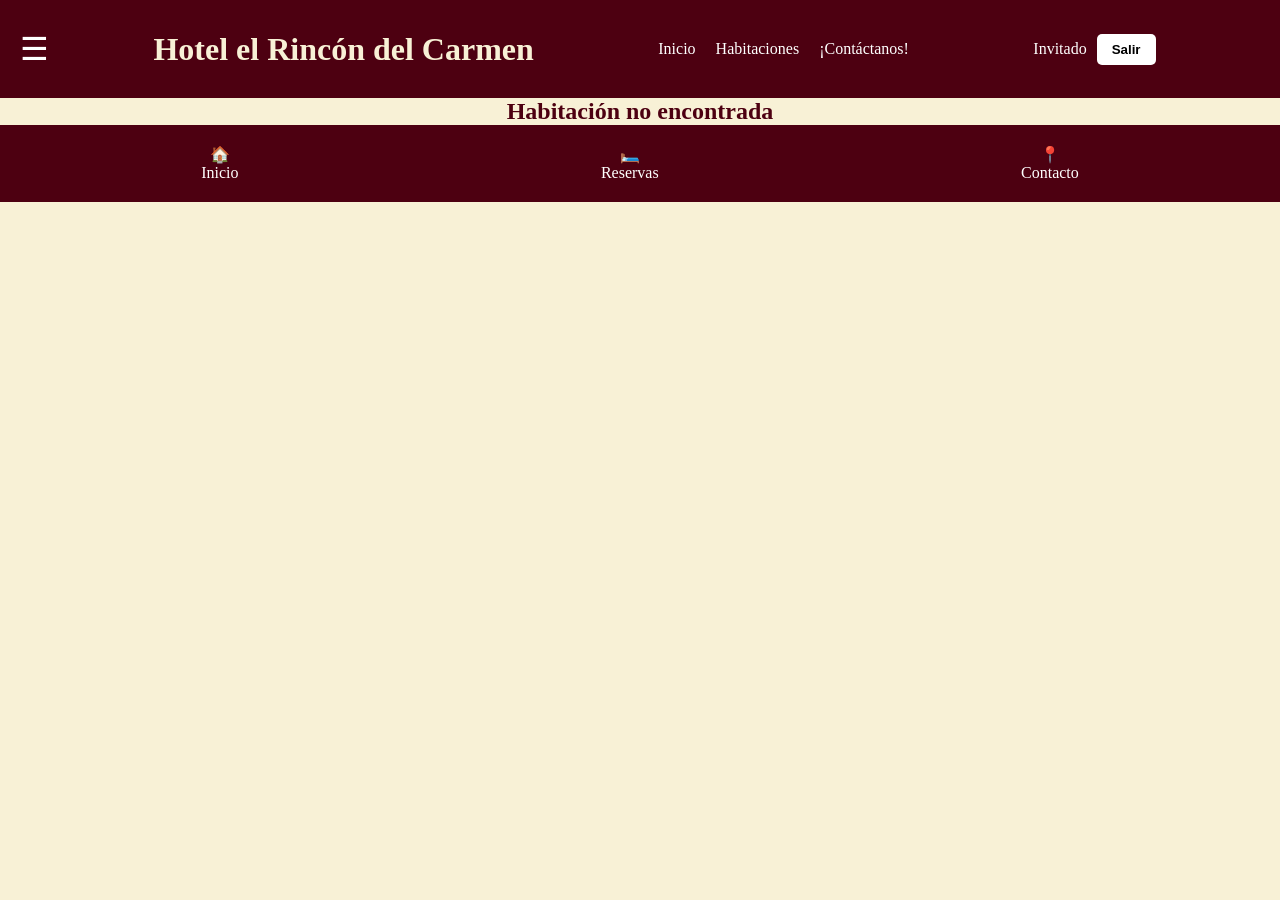
<file: reservas.html>
<!DOCTYPE html>
<html lang="en">
<head>
    <meta charset="UTF-8">
    <meta name="viewport" content="width=device-width, initial-scale=1.0">
    <title>Hotel el Rincón del Carmen - Reservar una Habitacion</title>
    <link rel="stylesheet" href="css/reservas.css">
    <link rel="stylesheet" href="css/responsive.css">
    <link rel="stylesheet" href="css/style.css">
    <script type="module" src="js/reservas.js"></script>
</head>
<body>
    <header class="header-menu-lateral">
        <input type="checkbox" id="boton-sidebar" class="boton-sidebar">
        
        <nav class="sidebar">
            <div class="sidebar-header">
                <h2 class="titulo-menu">Hotel el Rincón del Carmen</h2>
                <label for="boton-sidebar" class="btn-cerrar">✖</label>
            </div>
            
            <ul class="menu-links">
                <li><a href="index.html">🏠 Inicio</a></li>
                <li><a href="catalogo.html">🛏️ Habitaciones</a></li>
                <li><a href="contacto.html">📍 Contacto</a></li>
                <li><a href="login.html">🔑 Login</a></li>
                <li><a href="register.html">👤 Registro</a></li>
            </ul>
        </nav>
        <label for="boton-sidebar" class="overlay"></label>
    </header>

    <header class="navbar">
        <label for="boton-sidebar" class="menu-logo">☰</label>
        <h1 class="titulo-index">Hotel el Rincón del Carmen</h1>

        <nav class="navbar">
            <a href="index.html">Inicio</a>
            <a href="catalogo.html">Habitaciones</a>
            <a href="contacto.html">¡Contáctanos!</a>
        </nav>

        <div class="seccion-usuario">
            <span id="userInfo">Invitado</span>
            <button type="button" onclick="logout()"><b>Salir</b></button>
        </div>
        <div class="header-spacer"></div>
    </header>
    <section id="reservacion"></section>
    <section id="pago"></section>
    <section id="factura"></section>
    <footer class="bottom-nav">
        <a href="index.html">🏠<br>Inicio</a>
        <a href="reservas.html">🛏️<br>Reservas</a>
        <a href="contacto.html">📍<br>Contacto</a>
    </footer>
    
</body>
</html>
</file>
<file: css/style.css>
/* font family para todo es:  Georgia, 'Times New Roman', Times, serif */

/* Paleta de colores y diseño general */

:root{
    --color-oscuro: #4d0011;
    --color-rojo: #7b1830;
    --color-beige: #dbbe9b;
    --color-blanco: #f8f1d6;
}

/* Index */
*{
    margin: 0;
    padding: 0;
    box-sizing: border-box;
}

body{
    font-family: Georgia, 'Times New Roman', Times, serif;
    background-color: var(--color-blanco);
    color: var(--color-oscuro);
    width: 100%;
    overflow-x: hidden;
}

/* Navbar */
.navbar{
    display: flex;
    justify-content: space-between;
    align-items: center;
    padding: 20px;
    background-color: var(--color-oscuro);
    
    position: sticky;
    top: 0;
    z-index: 1000;
}

.navbar h1{
    color: var(--color-blanco);
}

.navbar nav{
    display: flex;
    gap: 20px;
}

.navbar a{
    color: white;
    text-decoration: none;
}

/* Usuario */
.seccion-usuario{
    display: flex;
    align-items: center;
    gap: 10px;
    color: white;
}

.seccion-usuario button{
    margin-top: 0;
    padding: 8px 15px;
    background: white;
    color: black;
    border-radius: 5px;
}

/* Hero */

.hero{
    height: 90vh;
    background-image: url("/assets/images/hotel-hero.jpg");
    background-size: cover;
    background-position: center;

    display: flex;
    justify-content: center;
    align-items: center;
}

.hero-content{
    background-color: rgb(37, 23, 23);
    padding: 40px;
    border-radius: 10px;
    color: white;
    text-align: center;
}

.hero-content h2{
    font-size: 2.5rem;
}

.hero-content p{
    margin-top: 10px;
}

button{
    margin-top: 15px;
    padding: 10px 20px;
    border: none;
    background-color: #7b1830;
    color: white;
    cursor: pointer;
    border-radius: 5px;
    transition: 0.5s;
}

button:hover{
    transform: scale(1.05);
}

/* Barra buscadora */
.search-section{
    padding: 30px;
}

#search-bar{
    display: flex;
    gap: 15px;
    flex-wrap: wrap;
}

.pregunta-search-bar{
    flex: 1;
    padding: 15px;
    border: none;
    border-radius: 5px;
}

.buscador-hotel{
    display: flex;
    gap: 20px;
    justify-content: center;
    align-items: center;
    flex-wrap: wrap;
    padding: 40px 20px;
    background: white;
}

.buscador-hotel input{
    padding: 15px;
    border-radius: 12px;
    border: none;
    width: 220px;
    font-size: 1rem;
}

.buscador-hotel button{
    padding: 15px 25px;
    border: none;
    border-radius: 12px;
    font-size: 1rem;
    cursor: pointer;
    transition: 0.4s;
}

#resultadosHabitaciones{
    display: grid;
    grid-template-columns: repeat(auto-fit,minmax(320px,1fr));
    gap: 25px;
    padding: 50px 20px;
}

/* Titulos */
.titulo-seccion{
    margin: 30px;
    font-size: 2rem;
}

/* Servicios destacados */
.fila-servicios{
    display: grid;
    grid-template-columns: repeat(auto-fit,minmax(250px,1fr));
    gap: 20px;
    padding: 30px;
}

.tarjeta-servicio{
    background: var(--color-blanco);
    border-radius: 10px;
    overflow: hidden;
    box-shadow: 0 0 10px rgb(25, 25, 25);
    transition: 0.5s;
}

.tarjeta-servicio:hover{
    transform: scale(1.02);
}

.servicio-imagen{
    width: 100%;
    height: 250px;
    object-fit: cover;
}

.titulo-servicio{
    font-size: 2rem;
    margin-bottom: 40px;
    padding: 30px;
    font-weight: bold;
}

/* Habitaciones destacadas */
.habitaciones{
    padding: 60px 20px;
    background: rgb(255, 223, 209);
}

.scroll-habitaciones{
    display: flex;
    gap: 20px;
    overflow-x: auto;
    scroll-behavior: smooth;
    padding-bottom: 20px;
}

.scroll-habitaciones::-webkit-scrollbar-track{
    background: var(--color-rojo);
    border-radius: 20px;
}

.scroll-habitaciones::-webkit-scrollbar-thumb{
    background: var(--color-rojo);
    border-radius: 20px;
}

.card-habitacion{
    min-width: 400px;
    background: white;
    border-radius: 20px;
    overflow: hidden;
    flex-shrink: 0;
    box-shadow: 0 5px 15px rgba(0,0,0,0.5);
    transition: 0.5s;
}

.card-habitacion img{
    width: 100%;
    height: 300px;
    object-fit: cover;
}

.card-habitacion:hover{
    transform: translateY(-5px);
}

.info-habitacion{
    padding: 20px;
}

.info-habitacion h3{
    color: var(--color-oscuro);
    margin-bottom: 10px;
    font-size: 2rem;
}

.info-habitacion p{
    color: var(--color-oscuro);
    font-size: 1.2rem;
}

/* Carrusel Todos nuestros servicios */
.seccion-carrusel{
    padding: 60px 20px;
    background: var(--color-beige);
    text-align: center;
}

.carrusel-container{
    position: relative;
    max-width: 1000px;
    margin: auto;
    overflow: hidden;
    border-radius: 20px;
}

.carrusel-container img{
    width: 100%;
    height: 250px;
    object-fit: cover;
    border-radius: 10px;
    transition: 0.5s;
}

.carrusel-container img:hover{
    transform: scale(1.03);
}

.contenedor-slides{
    position: relative;
    width: 100%;
    height: 500px;
}

.slide{
    position: absolute;
    width: 100%;
    height: 100%;
    opacity: 0;
    transition: opacity 0.8s ease;
}

.slide.active{
    opacity: 1;
}

.slide img{
    width: 100%;
    height: 100%;
    object-fit: cover;
}

.info-slide{
    position: absolute;
    bottom: 40px;
    left: 40px;
    background: rgba(0,0,0,0.5);
    color: white;
    padding: 20px;
    border-radius: 10px;
}

.info-slide h3{
    font-size: 2rem;
    margin-bottom: 10px;
}

.btn-carrusel{
    position: absolute;
    top: 50%;
    transform: translateY(-50%);
    background: rgba(0,0,0,0.5);
    color: white;
    border: none;
    font-size: 2rem;
    padding: 10px 15px;
    cursor: pointer;
    z-index: 100;
}

.prev{
    left: 20px;
}

.next{
    right: 20px;
}

.btn-carrusel:hover{
    background: rgba(0,0,0,0.8);
}

/* Footer */
footer{
    background-color: var(--color-oscuro);
    color: white;
    display: flex;
    justify-content: space-around;
    text-align: center;
    padding: 20px;
}

footer a{
    text-decoration: none;
    color: white;
    text-align: center;
}

footer a:hover{
    cursor: pointer;
    text-decoration: underline;
    transition: 2s;
}

/* Sidebar */
.sidebar{
    position: fixed;
    left: -300px;
    top: 0;
    width: 250px;
    height: 100%;
    background: var(--color-blanco);
    transition: 0.5s;
    z-index: 2000;
    padding: 20px;
}

.boton-sidebar{
    display: none;
}

.boton-sidebar:checked ~ .sidebar{
    left: 0;
}

.overlay{
    position: fixed;
    top: 0;
    left: 0;
    width: 100%;
    height: 100%;
    background: rgba(0,0,0,0.5);
    display: none;
    z-index: 1500;
}

.boton-sidebar:checked ~ .overlay{
    display: block;
}

.sidebar-header{
    display: flex;
    justify-content: space-between;
    align-items: center;
}

.menu-links{
    margin-top: 30px;
    list-style: none;
}

.menu-links li{
    margin-bottom: 20px;
}

.menu-links a{
    text-decoration: none;
    color: var(--color-oscuro);
    font-size: 1.1rem;
}

.menu-logo{
    font-size: 2rem;
    cursor: pointer;
    color: white;
}

.btn-cerrar{
    font-size: 1.5rem;
    cursor: pointer;
    font-weight: bold;
}
.detalle{
    background-color: var(--color-blanco);
}
.contacto{
    margin: 30px;
    display: flex;
    flex-direction: column;
    gap: 2rem;
}

.contacto p{
    color: black;
    line-height: 1.6;
}

/* TITULOS */
.contacto h1{
    color: var(--color-principal);
    margin-bottom: 15px;
}

/* CAJAS GENERALES */
.contacto > div{
    background-color: var(--color-blanco);
    padding: 30px;
    border-radius: 25px;
    box-shadow: 0 4px 10px rgba(0,0,0,0.1);
}

/* INFORMACION DE CONTACTO */
.contacto ul{
    padding-left: 20px;
}

.contacto li{
    margin-bottom: 10px;
    color: black;
}

/* MISION Y VISION */
.m-v{
    display: flex;
    flex-direction: row;
    gap: 2rem;
}

.mision,
.vision{
    width: 50%;
    padding: 20px;
    border-radius: 20px;
    background-color: #f8f8f8;
}

/* POLITICAS */
.politicas{
    display: grid;
    grid-template-columns: repeat(2, 1fr);
    gap: 2rem;
}

/* TITULO PRINCIPAL */
.politicas h1:first-child{
    grid-column: span 2;
    text-align: center;
}

/* SUBTITULOS */
.politicas h1:not(:first-child){
    font-size: 1.3rem;
    margin-bottom: 10px;
    color: var(--color-principal);
}

/* LISTAS DE POLITICAS */
.politicas ul{
    background-color: #f8f8f8;
    padding: 20px;
    border-radius: 15px;
}

/* CALIFICACION */
.calificacion ul{
    display: grid;
    grid-template-columns: repeat(2, 1fr);
    gap: 1rem;
    list-style: none;
    padding: 0;
}

.calificacion li{
    background-color: #f8f8f8;
    padding: 15px;
    border-radius: 15px;
    text-align: center;
}

/* RESPONSIVE */
@media(max-width:768px){

    .m-v{
        flex-direction: column;
    }

    .mision,
    .vision{
        width: 100%;
    }

    .politicas{
        grid-template-columns: 1fr;
    }

    .politicas h1:first-child{
        grid-column: span 1;
    }

    .calificacion ul{
        grid-template-columns: 1fr;
    }
}

/* Login */
.login-container{
    display: flex;
    justify-content: space-between;
    align-items: center;
    height: 100vh;
    padding: 0 5%;
}

.form-section{
    width: 45%;
}

.login-form label{
    font-size: 2rem;
}

.login-form input{
    text-decoration: none;
    border-radius: 5px;
    padding: 10px;
    width: 100%;
    max-width: 300px;
}

.imgLogin{
    width: 45%;
    height: 90vh;
    object-fit: cover;
    border-radius: 10px;
}

.boton-registrar{
    text-decoration: none;
    color: white;
}

/* Register */
.registro-container{
    display: flex;
    justify-content: space-between;
    align-items: center;
    height: 100vh;
    padding: 0 5%;
}

.registro-form label{
    font-size: 2rem;
}

.registro-form input{
    text-decoration: none;
    border-radius: 5px;
    padding: 10px;
    width: 100%;
    max-width: 300px;
}

.imgRegister{
    width: 45%;
    height: 90vh;
    object-fit: cover;
    border-radius: 10px;
}

/* Estilos reportes */
h1{
    text-align: center;
}

.contenedor-filtro{
    display:flex;
    gap:15px;
    justify-content:center;
    margin:20px 0;
}

table{
    width:100%;
    border-collapse:collapse;
}

th, td{
    border:1px solid #ccc;
    padding:12px;
    text-align:center;
}

th{
    background:#1e3a8a;
    color:white;
}

tr:nth-child(even){
    background:#f5f5f5;
}
</file>
<file: css/reservas.css>
*{
    margin: 0;
    padding: 0;
    box-sizing: border-box;
}
/* catalogo  */
/* CONTENEDOR */
#contenedor-habitaciones{
    display: flex;
    flex-direction: column;
    align-items: center;
    gap: 20px;

    padding: 80px 15px;
}
.card{
    background-color: var(--color-blanco);
    width: 100%;
    max-width: 320px;
    border-radius: 25px;
    padding: 15px;
    display: flex;
    flex-direction: column;
    align-items: center;
    box-shadow: 5px 5px 10px rgba(0,0,0,0.15);
    text-align: center;
}
.card:hover{
    transform: translateY(-8px);
}
.card img{
    width: 100%;
    height: 220px;
    object-fit: cover;
    border-radius: 20px;
    margin-bottom: 10px;
}
.card h2{
    color: var(--color-oscuro);
    margin-bottom: 5px;
}
.card p{
    margin-bottom: 5px;
}
.precio{
    font-weight: bold;
    color: var(--color-oscuro);
    font-size: 1.1rem;
}
.card button{
    margin-top: 10px;
    background-color: var(--color-oscuro);
    color: white;
    border: none;
    border-radius: 20px;
    padding: 10px 20px;
    cursor: pointer;
    transition: 0.3s;
}
.card button:hover{
    background-color: var(--color-rojo);
}
/*Detalle habitacion*/
#anterior,
#siguiente{
    cursor: pointer;
   
}
#card-completa{
    display: flex;
    flex-direction: row;
    align-items: center;
}
.detalle{
    background-color: var(--color-beige);
    width: 100%;
    border-radius: 25px;
    padding: 20px;
    display: flex;
    flex-direction: column;
    align-items: center;
    gap: 20px;
    box-shadow: 5px 5px 10px rgba(0,0,0,0.15);
    margin: 80px auto;
}

.info{
    display: flex;
    flex-direction: column;
    gap: 0.8rem;
    padding: 1.5rem;
}
.info h1{

    font-size: 1.8rem;
}
.info p{

    line-height: 1.5;
}
.imagen-carrusel{
    width: 500px;
    max-width: 100%;
    height: 350px;
    object-fit: cover;
    border-radius: 20px;
    transition: opacity 0.4s ease;
}
.botones{
    width: 5px;
    height: 5px;
}
/* =========================
   FORMULARIO
========================= */

.formularioReserva,
.formularioPago{

    display: flex;
    flex-direction: column;

    gap: 0.8rem;
}

.formularioReserva input,
.formularioPago input{

    width: 100%;

    padding: 0.9rem;

    border-radius: 10px;

    border: 1px solid #ccc;

    font-size: 1rem;

    box-sizing: border-box;
}

/* =========================
   BOTONES
========================= */

#confirmarReserva,
#cancelarReserva,
.btn-pagar{

    padding: 1rem;

    border: none;

    border-radius: 12px;

    cursor: pointer;

    font-size: 1rem;
    font-weight: bold;

    transition: 0.3s;
}

#confirmarReserva{

    background-color: var(--color-oscuro);
    color: white;
}

#cancelarReserva{

    background-color: #b22222;
    color: white;
}

.btn-pagar{

    background-color: #000;
    color: white;
}

/* =========================
   PAGO
========================= */

.parte-pagar{

    width: 95%;
    margin: 1rem auto 6rem auto;

    background-color: white;

    padding: 1.5rem;

    border-radius: 25px;

    box-shadow: 0 4px 15px rgba(0,0,0,0.1);
}

.checkout-content{

    margin-bottom: 1rem;
}

.tarjeta-checkout{

    display: flex;
    align-items: center;

    gap: 10px;

    padding: 1rem;

    border: 1px solid #ddd;

    border-radius: 12px;

    margin-bottom: 1rem;
}
.detalle-reserva{

    width: 95%;
    margin: 1rem auto;
    background-color: var(--color-blanco);
    border-radius: 25px;
    overflow: hidden;
    display: flex;
    flex-direction: column;
    box-shadow: 0 4px 15px rgba(0,0,0,0.15);
    position: relative;
}
.btn-pagar{

    padding: 1rem;

    border: none;

    border-radius: 12px;

    cursor: pointer;

    font-size: 1rem;
    font-weight: bold;

    transition: 0.3s;
}

#confirmarReserva{

    background-color: var(--color-oscuro);
    color: white;
}

#cancelarReserva{

    background-color: var(--color-oscuro);
    color: white;
}

.btn-pagar{

    background-color: #000;
    color: white;
}

/* =========================
   PAGO
========================= */

.parte-pagar{

    width: 95%;
    margin: 1rem auto 6rem auto;

    background-color: white;

    padding: 1.5rem;

    border-radius: 25px;

    box-shadow: 0 4px 15px rgba(0,0,0,0.1);
}

.checkout-content{

    margin-bottom: 1rem;
}

.tarjeta-checkout{

    display: flex;
    align-items: center;

    gap: 10px;

    padding: 1rem;

    border: 1px solid #ddd;

    border-radius: 12px;

    margin-bottom: 1rem;
}

/* Factura */
.parte-factura{
    width: 95%;
    margin: 1rem auto 6rem auto;

    background-color: white;

    padding: 1.5rem;

    border-radius: 25px;

    box-shadow: 0 4px 15px rgba(0,0,0,0.1);
}

.factura-content{

    margin-bottom: 1rem;
}

.factura-card{
    display: flex;
    align-items: center;

    gap: 10px;

    padding: 1rem;

    border: 1px solid #ddd;

    border-radius: 12px;

    margin-bottom: 1rem;
}



/* TABLET */
@media (min-width: 768px){

    #contenedor-habitaciones{
        flex-direction: row;
        justify-content: center;
        flex-wrap: wrap;
    }

    .imagen-carrusel{
        height: 320px;
    }

}

/* DESKTOP */
@media (min-width: 1024px){

    .card{
        max-width: 350px;
    }

    .detalle{
        flex-direction: row;
        align-items: center;
        padding: 30px;
    }

    .imagen-carrusel{
        width: 500px;
        height: 350px;
    }

}
</file>
<file: css/responsive.css>
/* Responsive para tablets */

@media (max-width: 992px){
    .navbar{
        padding: 15px 20px;
    }

    .nav-links{
        gap: 15px;
    }

    .hero{
        height: 70vh;
    }

    .hero-content{
        width: 85%;
        padding: 30px;
    }

    .hero-content h2{
        font-size: 2.5rem;
    }

    .habitaciones{
        gap: 20px;
    }

    .card-habitacion{
        min-width: 300px;
    }

    .search-bar{
        flex-wrap: wrap;
        gap: 15px;
    }

    .search-bar input,
    .search-bar button{
        width: 48%;
    }
}

/* Responsive para celulares */
@media (max-width: 768px){
    body{
        overflow-x: hidden;
    }

    .navbar{
        padding: 15px;
    }

    .nav-links{
        display: none;
    }

    .logo{
        font-size: 1.8rem;
        text-align: center;
    }

    .hero{
        height: 80vh;
        background-position: center;
    }

    .hero-content{
        width: 92%;
        padding: 20px;
    }

    .hero-content h2{
        font-size: 2rem;
        line-height: 1.2;
    }

    .hero-content p{
        font-size: 1rem;
    }

    .hero-content button{
        width: 100%;
    }

    .search-bar{
        flex-direction: column;
        align-items: stretch;
        padding: 20px;
    }

    .search-bar input,
    .search-bar button{
        width: 100%;
    }

    .card-habitacion{
        min-width: 85%;
    }

    .card-habitacion img{
        height: 220px;
    }

    .info-habitacion{
        padding: 15px;
    }

    .info-habitacion h2{
        font-size: 1.5rem;
    }

    .carrusel-container{
        gap: 15px;
        padding: 10px;
    }

    .btn-prev,
    .btn-next{
        width: 40px;
        height: 40px;
        font-size: 1.2rem;
    }

    .contenedor-slides{
        height: 250px;
    }

    .slide img{
        object-fit: cover;
    }

    .info-slide{
        left: 15px;
        right: 15px;
        bottom: 15px;
        padding: 15px;
    }

    .info-slide h3{
        font-size: 1.1rem;
    }

    .info-slide p{
        font-size: 0.9rem;
    }

    footer{
        padding: 30px 20px;
        text-align: center;
    }
}

/* Responsive para celulares pequeños */
@media (max-width: 480px){
    .hero-content h2{
        font-size: 1.6rem;
    }

    .hero-content p{
        font-size: 0.9rem;
    }

    .logo{
        font-size: 1.5rem;
    }

    .card-habitacion{
        min-width: 95%;
    }

    .card-habitacion img{
        height: 200px;
    }

    .info-habitacion h2{
        font-size: 1.2rem;
    }

    .search-bar{
        padding: 15px;
    }

    .btn-prev,
    .btn-next{
        display: none;
    }
}












@media(max-width: 768px){
    .navbar{
        flex-direction: column;
        gap: 15px;
    }

    .hero-content{
        width: 90%;
    }

    .carousel{
        flex-direction: column;
        grid-template-columns: 1fr;
    }

    .carousel img{
        width: 100%;
    }

}

@media(max-width: 768px){
    .contenedor-slides{
        height: 300px;
    }

    .info-slide{
        left: 20px;
        right: 20px;
        bottom: 20px;
    }

    .info-slide h3{
        font-size: 1.2rem;
    }

    .btn-carrusel{
        font-size: 1.5rem;
    }
}

/* =========================
   TABLET
========================= */

@media (min-width: 768px){

    .imagen-carrusel{

        height: 400px;
    }

    #anterior,
    #siguiente{

        top: 200px;
    }

    .parte-pagar{

        max-width: 600px;
    }
}

/* =========================
   DESKTOP
========================= */

@media (min-width: 1024px){

    .detalle-reserva{

        flex-direction: row;
    }

    .imagen-carrusel{

        width: 50%;
        height: auto;
    }

    .info{

        width: 50%;
        justify-content: center;
    }

    #anterior,
    #siguiente{

        top: 50%;
    }

    #siguiente{

        right: 52%;
    }

    .parte-pagar{

        max-width: 700px;
    }
}
</file>
